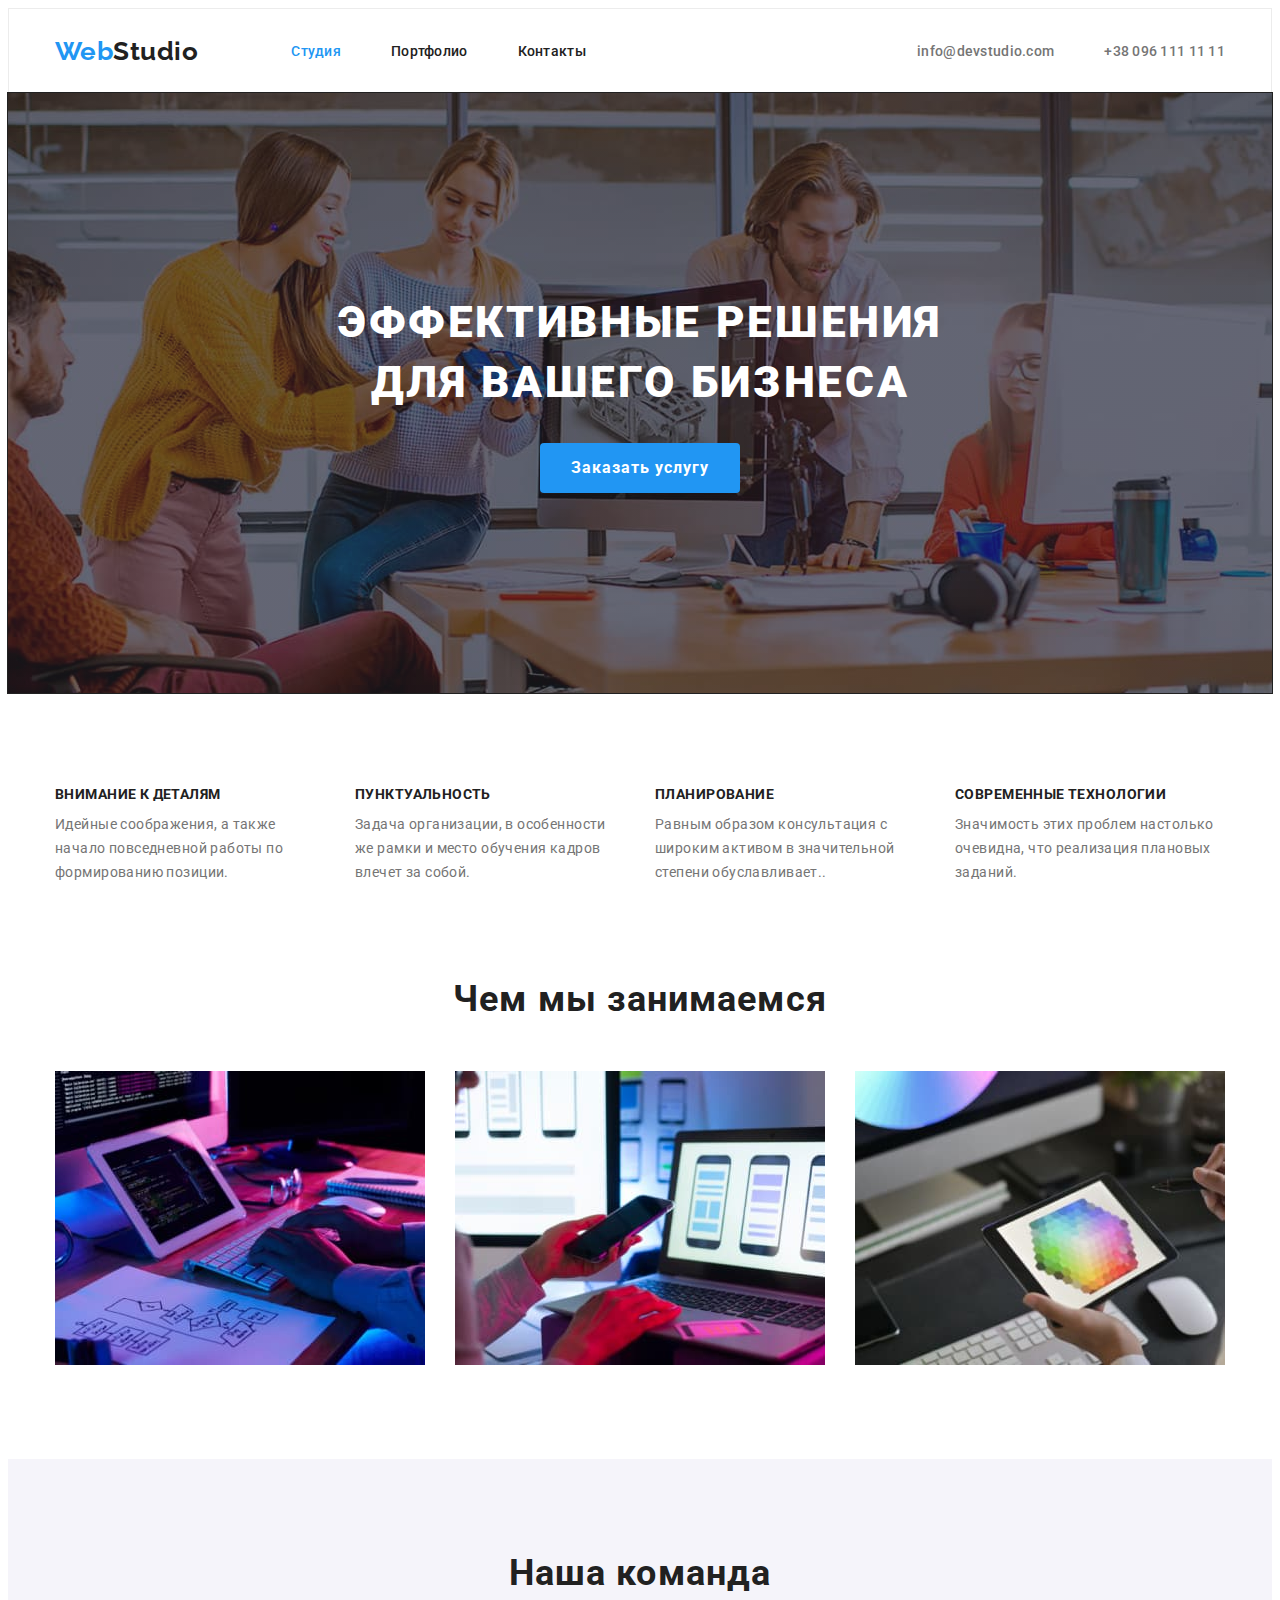
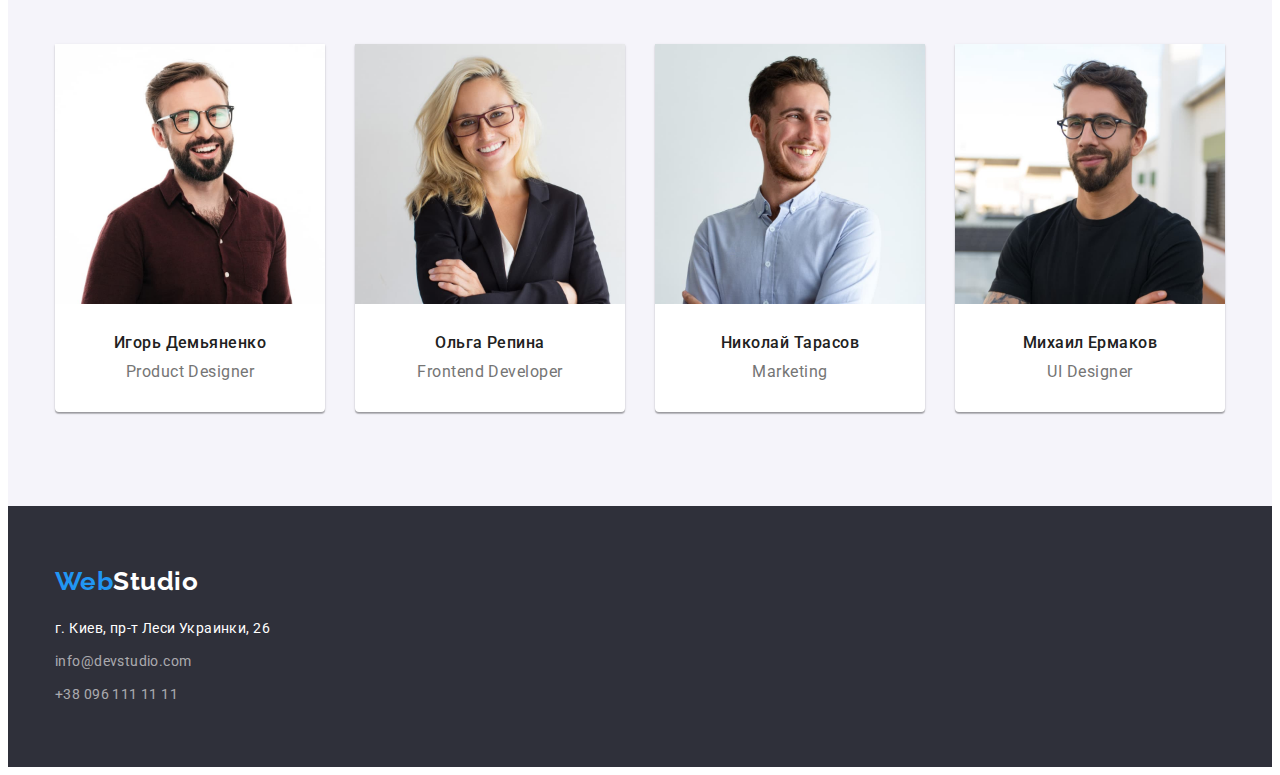
<file: index.html>
<!DOCTYPE html>
<html lang="ru">
  <head>
    <meta charset="UTF-8" />
    <meta http-equiv="X-UA-Compatible" content="IE=edge" />
    <meta name="viewport" content="width=device-width, initial-scale=1.0" />
    <title>Document</title>
    <link
      rel="stylesheet"
      href="https://cdnjs.cloudflare.com/ajax/libs/modern-normalize/1.1.0/modern-normalize.min.css"
      integrity="sha512-wpPYUAdjBVSE4KJnH1VR1HeZfpl1ub8YT/NKx4PuQ5NmX2tKuGu6U/JRp5y+Y8XG2tV+wKQpNHVUX03MfMFn9Q=="
      crossorigin="anonymous"
      referrerpolicy="no-referrer"
    />
    <link rel="preconnect" href="https://fonts.googleapis.com" />
    <link rel="preconnect" href="https://fonts.gstatic.com" crossorigin />
    <link
      href="https://fonts.googleapis.com/css2?family=Raleway:wght@700&family=Roboto:wght@400;500;700;900&display=swap"
      rel="stylesheet"
    />

    <link rel="stylesheet" href="./css/styles.css" />
  </head>
  <body>
    <!--Шапка-->
    <header class="header-box">
      <div class="container header-container">
        <nav class="nav-list">
          <a href="" class="logo-header link"> Web<span class="logo-accent">Studio</span></a>

          <ul class="text list">
            <li class="header-list">
              <a href="./index.html" class="link text-nav-one current">Cтудия</a>
            </li>
            <li class="header-list">
              <a href="./portfolio.html" class="link text-nav-one">Портфолио</a>
            </li>
            <li class="header-list">
              <a href="" class="link text-nav-one">Контакты</a>
            </li>
          </ul>
        </nav>

        <div class="contact-text">
          <ul class="text list">
            <li class="contact-list">
              <a href="mailto:info@devstudio.com" class="link text-mail">info@devstudio.com</a>
            </li>
            <li class="contact-list">
              <a href="tel:+380961111111" class="link text-tel">+38 096 111 11 11</a>
            </li>
          </ul>
        </div>
      </div>
    </header>

    <!--Основной заголовок-->
    <main>
      <section class="hero hero-img">
        <div class="container hero-container">
          <h1 class="hero-title">ЭФФЕКТИВНЫЕ PЕШЕНИЯ <br />ДЛЯ ВАШЕГО БИЗНЕСА</h1>
          <button type="submit" class="hero-btn">Заказать услугу</button>
        </div>
      </section>

      <!--Преимущества-->

      <section class="section-info">
        <div class="container container-info">
          <h2 class="visually-hidden">Future</h2>
          <ul class="list-info list">
            <li class="item">
              <h3 class="item-text">ВНИМАНИЕ К ДЕТАЛЯМ</h3>
              <p class="item-info">Идейные соображения, а также начало повседневной работы по формированию позиции.</p>
            </li>
            <li class="item">
              <h3 class="item-text">ПУНКТУАЛЬНОСТЬ</h3>
              <p class="item-info">
                Задача организации, в особенности же рамки и место обучения кадров влечет за собой.
              </p>
            </li>
            <li class="item">
              <h3 class="item-text">ПЛАНИРОВАНИЕ</h3>
              <p class="item-info">
                Равным образом консультация с широким активом в значительной степени обуславливает..
              </p>
            </li>
            <li class="item">
              <h3 class="item-text">СОВРЕМЕННЫЕ ТЕХНОЛОГИИ</h3>
              <p class="item-info">Значимость этих проблем настолько очевидна, что реализация плановых заданий.</p>
            </li>
          </ul>
        </div>
      </section>

      <!--Виды услуг-->

      <section class="section-heading">
        <div class="container">
          <h2 class="title-hedding">Чем мы занимаемся</h2>
          <ul class="list section-list">
            <li class="img-list">
              <img class="img-item" src="./images/img1.jpg" alt="планшет с программой и клавиатура" width="370" />
            </li>
            <li class="img-list">
              <img class="img-item" src="./images/img2.jpg" alt="Ноутбук  и телефон в руке" width="370" />
            </li>
            <li class="img-list">
              <img class="img-item" src="./images/img3.jpg" alt="планшет в руке с написанной программой" width="370" />
            </li>
          </ul>
        </div>
      </section>

      <!--Наша команда-->
      <section class="section-team">
        <div class="container">
          <h2 class="title-team">Наша команда</h2>

          <ul class="team-item list">
            <li class="team-img">
              <img src="./images/img4.jpg" alt="Игорь Демьяненко" width="270" />
              <div class="item-text-box">
                <h3 class="team-caption">Игорь Демьяненко</h3>
                <p class="info-team" lang="en">Product Designer</p>
              </div>
            </li>

            <li class="team-img">
              <img src="./images/img5.jpg" alt="Ольга Репина" width="270" />
              <div class="item-text-box">
                <h3 class="team-caption">Ольга Репина</h3>
                <p class="info-team" lang="en">Frontend Developer</p>
              </div>
            </li>

            <li class="team-img">
              <img src="./images/img6.jpg" alt="Николай Тарасов" width="270" />
              <div class="item-text-box">
                <h3 class="team-caption">Николай Тарасов</h3>
                <p class="info-team" lang="en">Marketing</p>
              </div>
            </li>

            <li class="team-img">
              <img src="./images/img7.jpg" alt="Михаил Ермаков" width="270" />
              <div class="item-text-box">
                <h3 class="team-caption">Михаил Ермаков</h3>
                <p class="info-team" lang="en">UI Designer</p>
              </div>
            </li>
          </ul>
        </div>
      </section>
    </main>

    <!--Футер-->

    <footer class="footer-list">
      <div class="container footer-container">
        <a href="" class="logo-footer link"> Web<span class="logo-back">Studio</span></a>
        <address class="footer-info-item">
          <ul class="footer-info list">
            <li class="list-address"><a href="" class="address-footer link">г. Киев, пр-т Леси Украинки, 26</a></li>
            <li class="list-mail"><a href="" class="mail-footer link">info@devstudio.com</a></li>
            <li class="list-tel"><a href="tel:+380961111111" class="tel-footer link">+38 096 111 11 11</a></li>
          </ul>
        </address>
      </div>
    </footer>
  </body>
</html>
</file>
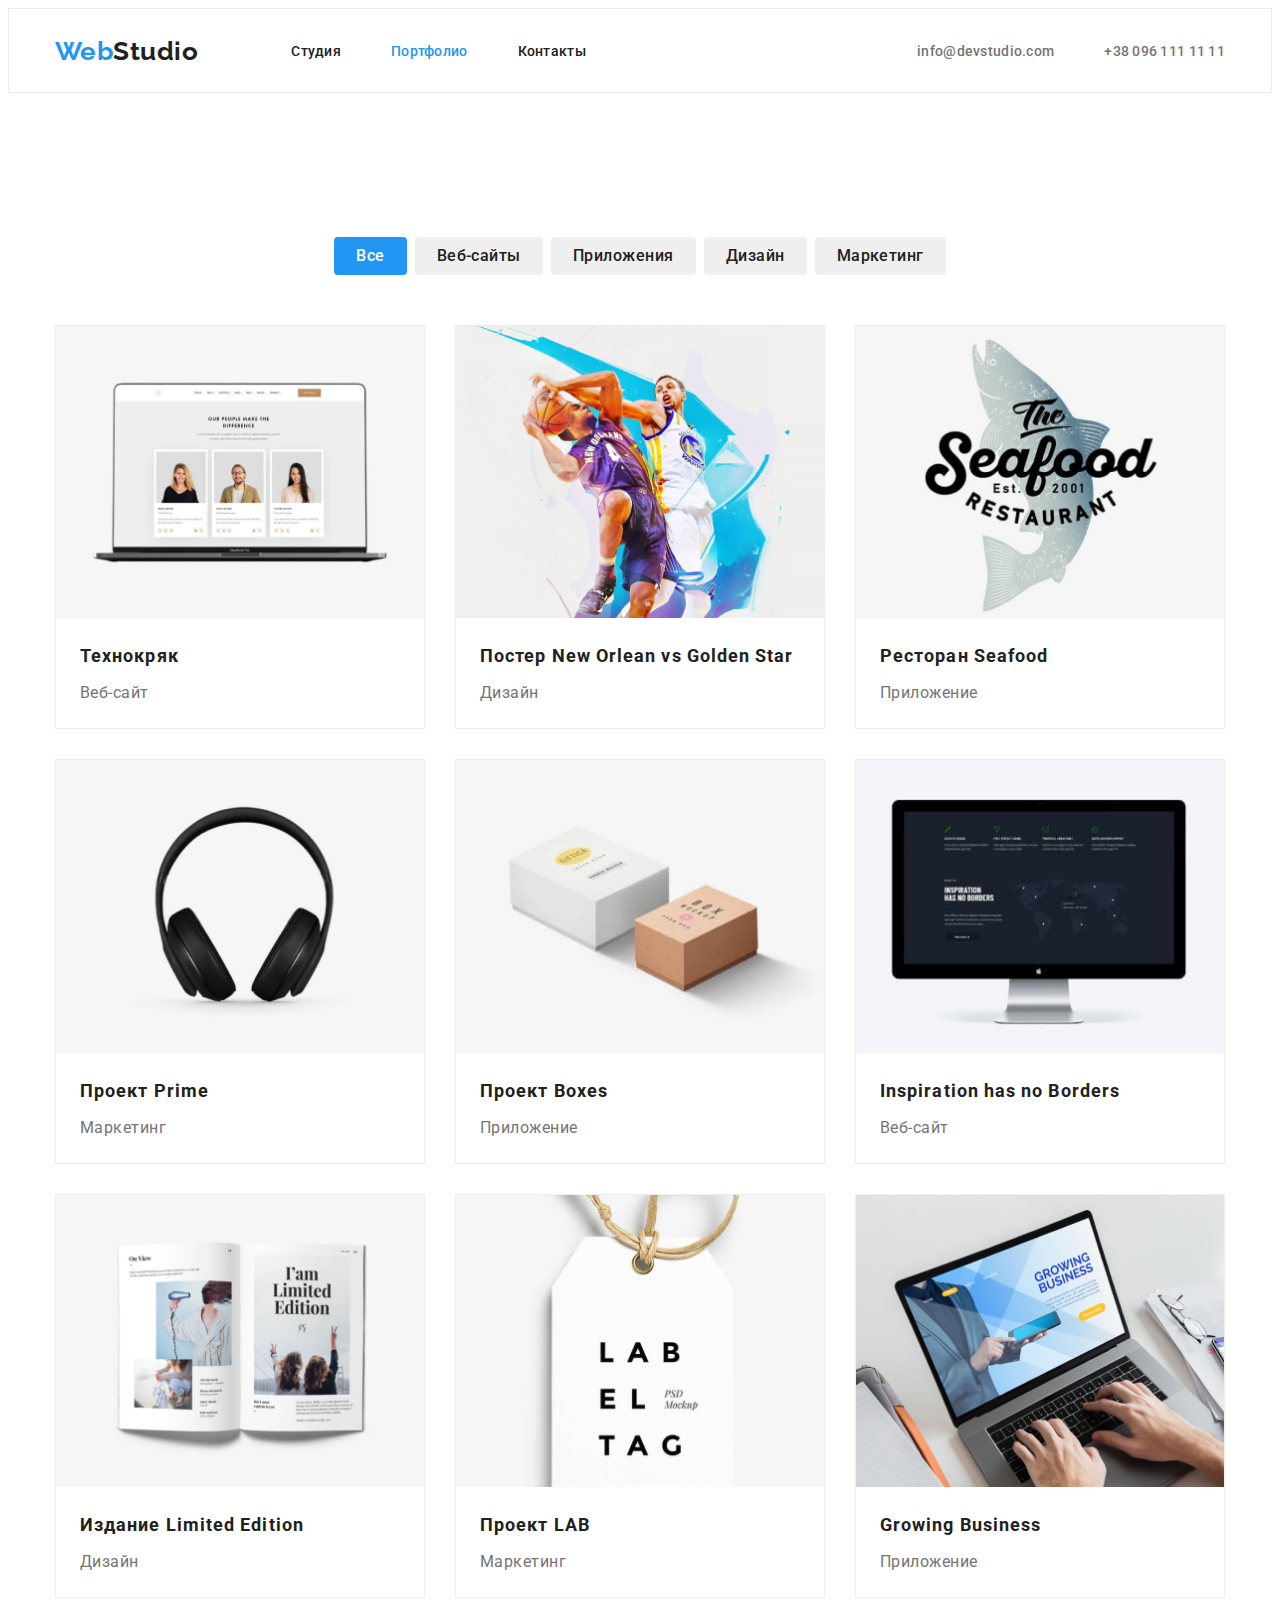
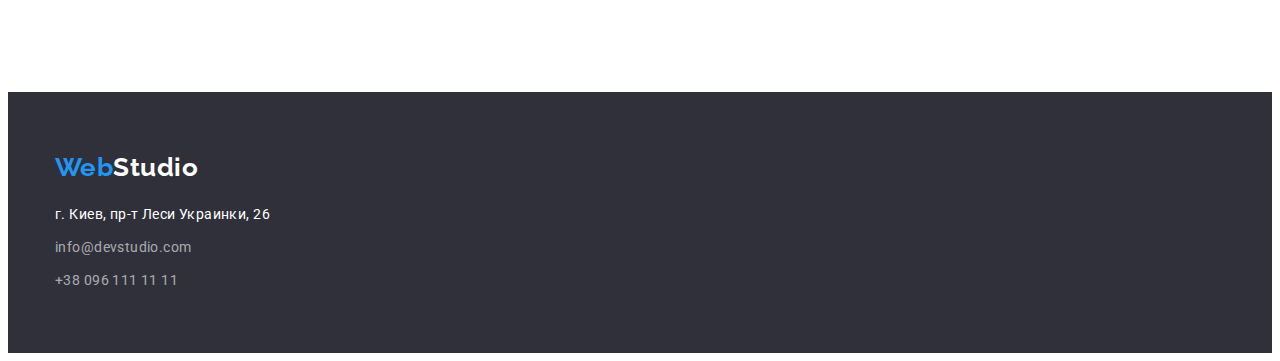
<file: portfolio.html>
<!DOCTYPE html>
<html lang="ru">
  <head>
    <meta charset="UTF-8" />
    <meta http-equiv="X-UA-Compatible" content="IE=edge" />
    <meta name="viewport" content="width=device-width, initial-scale=1.0" />
    <title>Document</title>
    <link
      rel="stylesheet"
      href="https://cdnjs.cloudflare.com/ajax/libs/modern-normalize/1.1.0/modern-normalize.min.css"
      integrity="sha512-wpPYUAdjBVSE4KJnH1VR1HeZfpl1ub8YT/NKx4PuQ5NmX2tKuGu6U/JRp5y+Y8XG2tV+wKQpNHVUX03MfMFn9Q=="
      crossorigin="anonymous"
      referrerpolicy="no-referrer"
    />
    <link rel="preconnect" href="https://fonts.googleapis.com" />
    <link rel="preconnect" href="https://fonts.gstatic.com" crossorigin />
    <link
      href="https://fonts.googleapis.com/css2?family=Raleway:wght@700&family=Roboto:wght@400;500;700;900&display=swap"
      rel="stylesheet"
    />
    <link rel="stylesheet" href="./css/styles.css" />
  </head>
  <!--Шапка-->
  <body>
    <header class="header-box">
      <div class="container header-container">
        <nav class="nav-list">
          <a href="" class="logo-header link"> Web<span class="logo-accent">Studio</span></a>

          <ul class="text list">
            <li class="header-list">
              <a href="./index.html" class="link text-nav-one">Cтудия</a>
            </li>
            <li class="header-list">
              <a href="./portfolio.html" class="link text-nav-one current">Портфолио</a>
            </li>
            <li class="header-list">
              <a href="" class="link text-nav-one">Контакты</a>
            </li>
          </ul>
        </nav>
        <div class="contact-text">
          <ul class="text list">
            <li class="contact-list">
              <a href="mailto:info@devstudio.com" class="link contact-text-list">info@devstudio.com</a>
            </li>
            <li class="contact-list">
              <a href="tel:+380961111111" class="link contact-text-list">+38 096 111 11 11</a>
            </li>
          </ul>
        </div>
      </div>
    </header>

    <!--Навигация Порфолио-->
    <main>
      <section class="item-btn">
        <div class="container container-item-title">
          <h1 class="visually-hidden">Виды работ</h1>
          <ul class="btn-all list">
            <li class="portfolio-btn"><button type="submit" class="list-button list-button-current">Все</button></li>
            <li class="portfolio-btn"><button type="submit" class="list-button">Веб-сайты</button></li>
            <li class="portfolio-btn"><button type="submit" class="list-button">Приложения</button></li>
            <li class="portfolio-btn"><button type="submit" class="list-button">Дизайн</button></li>
            <li class="portfolio-btn"><button type="submit" class="list-button">Маркетинг</button></li>
          </ul>

          <!--Работы-->

          <ul class="list portfolio-img">
            <li class="portfolio-list">
              <a href=""><img src="./images/imgtechnocryk.jpg" alt="ноутбук и в нем открыто фото" width="370" /></a>
              <div class="portfolio-text-box">
                <h2 class="portfolio-title">Технокряк</h2>
                <p class="portfolio-item">Веб-сайт</p>
              </div>
            </li>

            <li class="portfolio-list">
              <a href=""> <img src="./images/imgposters.jpg" alt="Два баскетболиста с мячом" width="370" /></a>
              <div class="portfolio-text-box">
                <h2 class="portfolio-title">Постер <span lang="en">New Orlean vs Golden Star</span></h2>
                <p class="portfolio-item">Дизайн</p>
              </div>
            </li>

            <li class="portfolio-list">
              <a href=""><img src="./images/imgrestaurants.jpg" alt="Название и фото рыбы" width="370" /></a>
              <div class="portfolio-text-box">
                <h2 class="portfolio-title">Ресторан <span lang="en">Seafood</span></h2>
                <p class="portfolio-item">Приложение</p>
              </div>
            </li>

            <li class="portfolio-list">
              <a href=""><img src="./images/img44.jpg" alt="Наушники" width="370" /></a>
              <div class="portfolio-text-box">
                <h2 class="portfolio-title">Проект <span lang="en">Prime</span></h2>
                <p class="portfolio-item">Маркетинг</p>
              </div>
            </li>

            <li class="portfolio-list">
              <a href=""><img src="./images/imgoboxes.jpg" alt="Две коробки" width="370" /></a>
              <div class="portfolio-text-box">
                <h2 class="portfolio-title">Проект <span lang="en">Boxes</span></h2>
                <p class="portfolio-item">Приложение</p>
              </div>
            </li>

            <li class="portfolio-list">
              <a href="">
                <img src="./images/imgInspiration.jpg" alt="Компьютер и в нем открыта программа" width="370"
              /></a>
              <div class="portfolio-text-box">
                <h2 class="portfolio-title" lang="en">Inspiration has no Borders</h2>
                <p class="portfolio-item">Веб-сайт</p>
              </div>
            </li>

            <li class="portfolio-list">
              <a href=""><img src="./images/imgedition.jpg" alt="Развернутый журнал" width="370" /></a>
              <div class="portfolio-text-box">
                <h2 class="portfolio-title">Издание <span lang="en">Limited Edition</span></h2>
                <p class="portfolio-item">Дизайн</p>
              </div>
            </li>

            <li class="portfolio-list">
              <a href=""><img src="./images/imglab.jpg" alt="Бирка с надписью>" width="370" /></a>
              <div class="portfolio-text-box">
                <h2 class="portfolio-title">Проект <span lang="en">LAB</span></h2>
                <p class="portfolio-item">Маркетинг</p>
              </div>
            </li>
            <li class="portfolio-list">
              <a href=""><img src="./images/imggroving.jpg" alt="Коммпьютер с отрытым приложением>" width="370" /></a>
              <div class="portfolio-text-box">
                <h2 class="portfolio-title" lang="en">Growing Business</h2>
                <p class="portfolio-item">Приложение</p>
              </div>
            </li>
          </ul>
        </div>
      </section>
    </main>

    <!--Футер-->

    <footer class="footer-list">
      <div class="container footer-container">
        <a href="" class="logo-footer link"> Web<span class="logo-back">Studio</span></a>
        <address class="footer-info-item">
          <ul class="footer-info list">
            <li class="list-address"><a href="" class="address-footer link">г. Киев, пр-т Леси Украинки, 26</a></li>
            <li class="list-mail"><a href="" class="mail-footer link">info@devstudio.com</a></li>
            <li class="list-tel"><a href="tel:+380961111111" class="tel-footer link">+38 096 111 11 11</a></li>
          </ul>
        </address>
      </div>
    </footer>
  </body>
</html>
</file>
<file: css/styles.css>
:root {
  --accent-color: #2196f3;
  --accent-btn-color: #188ce8;
  --background-color: #ffffff;
  --text-color-main: #212121;
  --text-color-secondary: #757575;
  --footer-text-color: #2f303a;
}

*,
::after,
::before {
  box-sizing: border-box;
}

p,
h1,
h2,
h3,
h4,
h5,
h6 {
  margin: 0;
}

ul {
  margin: 0;
  padding: 0;
}

img {
  display: block;
  max-width: 100%;
  height: auto;
}

.container {
  width: 1200px;
  padding-left: 15px;
  padding-right: 15px;
  margin: 0 auto;
}

body {
  font-family: Roboto, sans-serif;
  letter-spacing: 0.03em;
  color: var(--text-color-main);
  background-color: var(--background-color);
}

/* All site */

.link {
  text-decoration: none;
}

.list {
  list-style: none;
}

/* Site nav */

.text {
  display: flex;
  align-items: center;
}
.header-list {
  margin-right: 50px;
}
.header-list :last-child {
  margin-right: 0;
}

.nav-list {
  display: flex;
  align-items: center;
}

.header-container {
  display: flex;
  align-items: center;
  justify-content: space-between;
}

.header-box {
  border: 1px solid #ececec;
}

.logo-header {
  font-family: Raleway;
  font-weight: 700;
  font-size: 26px;
  line-height: 1.19;
  color: var(--accent-color);

  margin-right: 93px;
  padding-top: 24px;
  padding-bottom: 23px;
}

.logo-accent {
  color: var(--text-color-main);
  padding: 24px 0;
}

.logo-accent:hover,
.logo-accent:focus {
  color: var(--accent-color);
}

.text-nav-one {
  font-size: 14px;
  font-weight: 500;
  line-height: 1.14;
  letter-spacing: 0.02em;
  color: var(--text-color-main);

  padding: 32px 0;
}

.text-nav-one:hover,
.text-nav-one:focus {
  color: var(--accent-color);
}

.text-nav-one.current {
  color: var(--accent-color);
}
.contact-list {
  margin-right: 50px;
  padding: 32px 0;
}
.text :last-child {
  margin-right: 0;
}
.contact-text-list {
  font-size: 14px;
  font-weight: 500;
  line-height: 1.14;
  letter-spacing: 0.02em;
  color: var(--text-color-secondary);
}

.contact-text-list:hover,
.contact-text-list:focus {
  color: var(--accent-color);
}

/* main hero */
.hero-img {
  max-width: 1600px;
  height: 600px;
  margin-left: 0;
  margin-right: 0;
  background-image: linear-gradient(rgba(47, 48, 58, 0.4), rgba(47, 48, 58, 0.4)), url(../images/imghero.jpg);

  background-repeat: no-repeat;
  background-position: center;
  background-size: cover;
  outline: 1px solid var(--text-color-main);
}

.hero-btn {
  cursor: pointer;
}

.hero {
  padding-top: 200px;
  padding-bottom: 200px;
}

.hero {
  background-color: #2f303a;
}

.hero-title {
  font-weight: 900;
  font-size: 44px;
  line-height: 1.36;
  letter-spacing: 0.06em;
  text-transform: uppercase;
  color: var(--background-color);

  text-align: center;
}

.hero-btn {
  font-family: Roboto, sans-serif;
  font-weight: 700;
  font-size: 16px;
  line-height: 1.87;
  letter-spacing: 0.06em;
  color: var(--background-color);
  background-color: var(--accent-color);

  border: none;
  border-radius: 4px;

  margin-top: 30px;
  width: 200px;
  height: 50px;
  display: block;
  margin-right: auto;
  margin-left: auto;
}

.hero-btn:hover,
.hero-btn:focus {
  background-color: var(--accent-btn-color);
}

/* Преимущества */

.visually-hidden {
  display: none;
}
.section-info {
  padding-top: 94px;
  padding-bottom: 94px;
}

.item-info {
  width: 270px;
}
.list-info {
  display: flex;
}
.title-hedding {
  text-align: center;
}

.item:not(:last-child) {
  margin-right: 30px;
}

.item-text {
  margin-bottom: 10px;
}

.item-text {
  font-weight: 700;
  font-size: 14px;
  line-height: 1.14;
  letter-spacing: 0.03em;
  text-transform: uppercase;
  color: var(--text-color-main);
}

.item-info {
  font-size: 14px;
  line-height: 1.71;
  letter-spacing: 0.03em;
  color: var(--text-color-secondary);
}

/* Виды услуг */

.section-heading {
  padding-bottom: 94px;
}
.section-list :not(:last-child) {
  margin-right: 30px;
}

.section-list {
  display: flex;
}
.title-hedding {
  margin-bottom: 50px;
}

.title-hedding {
  font-weight: 700;
  font-size: 36px;
  line-height: 1.16;
  letter-spacing: 0.03em;
  color: var(--text-color-main);
}

/* Team */
.section-team {
  padding-top: 94px;
  padding-bottom: 94px;
}

.team-item:not(:last-child) {
  margin-right: 30px;
}
.team-item {
  display: flex;
}

.title-team {
  text-align: center;
  margin-bottom: 50px;
}

.team-img:not(:last-child) {
  margin-right: 30px;
}
.team-img {
  width: 270px;

  background: #ffffff;
  box-shadow: 0px 1px 3px rgba(0, 0, 0, 0.12), 0px 1px 1px rgba(0, 0, 0, 0.14), 0px 2px 1px rgba(0, 0, 0, 0.2);
  border-radius: 0px 0px 4px 4px;
}

.section-team {
  background-color: #f5f4fa;
}

.item-text-box {
  padding: 30px 32px;
}

.title-team {
  font-weight: 700;
  font-size: 36px;
  line-height: 1.16;
  letter-spacing: 0.03em;
  color: var(--text-color-main);
}

.team-caption {
  font-weight: 500;
  font-size: 16px;
  line-height: 1.18;
  letter-spacing: 0.03em;
  color: var(--text-color-main);
  margin-bottom: 10px;
  text-align: center;
}

.info-team {
  font-size: 16px;
  line-height: 1.18;
  letter-spacing: 0.03em;
  color: var(--text-color-secondary);
  text-align: center;
}

/* Футер */
.footer-list {
  padding-top: 60px;
  padding-bottom: 60px;
}

.footer-list {
  background-color: #2f303a;
}

.logo-footer {
  display: block;
  font-family: Raleway;
  font-weight: 700;
  font-size: 26px;
  line-height: 1.19;
  color: var(--accent-color);

  margin-bottom: 20px;
}

.logo-accent {
  color: var(--text-color-main);
}

.footer-info {
  font-style: normal;
}

.logo-accent:hover,
.logo-accent:focus {
  color: var(--accent-color);
}

.list-address {
  display: block;
  margin-bottom: 9px;
}

.list-mail {
  display: block;
  margin-bottom: 9px;
}

.address-footer {
  font-size: 14px;
  line-height: 1.71;
  letter-spacing: 0.03em;
  color: var(--background-color);
}

.address-footer {
  color: var(--background-color);
}

.address-footer:hover,
.address-footer:focus {
  color: var(--accent-color);
}

.mail-footer {
  font-size: 14px;
  line-height: 1.71;
  letter-spacing: 0.03em;
  color: rgba(255, 255, 255, 0.6);
}

.mail-footer:hover,
.mail-footer:focus {
  color: var(--accent-color);
}

.tel-footer {
  font-size: 14px;
  line-height: 1.71;
  letter-spacing: 0.03em;
  color: rgba(255, 255, 255, 0.6);
}

.tel-footer {
  color: rgba(255, 255, 255, 0.6);
}

.tel-footer:hover,
.tel-footer:focus {
  color: var(--accent-color);
}

/* Страница 2 */

.logo-accent {
  color: var(--text-color-main);
}

.logo-accent:hover,
.logo-accent:focus {
  color: var(--accent-color);
}

.text-nav-tree:hover,
.text-nav-tree:focus {
  color: var(--accent-color);
}

.text-mail {
  font-size: 14px;
  font-weight: 500;
  line-height: 1.14;
  letter-spacing: 0.02em;
  color: var(--text-color-secondary);
}

.text-mail:hover,
.text-mail:focus {
  color: var(--accent-color);
}

.text-tel {
  font-size: 14px;
  font-weight: 500;
  line-height: 1.14;
  letter-spacing: 0.02em;
  color: var(--text-color-secondary);
}

.text-tel:hover,
.text-tel:focus {
  color: var(--accent-color);
}

/* Кнопки */

.list-button {
  cursor: pointer;
  padding: 6px 22px;
}
.item-btn {
  padding-top: 94px;
  padding-bottom: 94px;
}

.btn-all {
  margin-bottom: 50px;
  display: flex;
  align-items: center;
  justify-content: center;
}
.portfolio-btn {
  margin-right: 8px;
}
.portfolio-btn:last-child {
  margin-right: 0;
}

.list-button {
  font-family: Roboto, sans-serif;
  font-weight: 500;
  font-size: 16px;
  line-height: 1.63;
  letter-spacing: 0.03em;
  color: var(--text-color-main);

  border: none;
  border-radius: 4px;
}

.list-button-current {
  color: var(--background-color);
  background-color: var(--accent-color);
}

.item-btn .list-button:hover,
.list-button:focus {
  color: var(--background-color);
  background-color: var(--accent-color);
}

/* Работы */

.container-item-title {
  margin-top: 50px;
  margin-left: 0;
  margin-right: 0;

  width: 1200px;
  padding-left: 15px;
  padding-right: 15px;
  margin-left: auto;
  margin-right: auto;
}

.portfolio-text-box {
  padding: 20px 24px;
}

.portfolio-img {
  display: flex;
  flex-wrap: wrap;
  margin: -15px;
}
.portfolio-list {
  margin: 15px;
  width: calc(100% / 3 - 30px);
  background: #ffffff;
  border: 1px solid #eeeeee;
  box-sizing: border-box;
}
.portfolio-title {
  font-weight: 700;
  font-size: 18px;
  line-height: 2;
  letter-spacing: 0.06em;
  color: var(--text-color-main);
}

.portfolio-item {
  font-size: 16px;
  line-height: 1.87;
  letter-spacing: 0.03em;
  color: var(--text-color-secondary);
}
.portfolio-item {
  margin-top: 4px;
}
.logo {
  font-family: Raleway;
  font-weight: 700;
  font-size: 26px;
  line-height: 1.19;
  color: var(--accent-color);
}

.logo-back {
  color: var(--background-color);
}

.logo-accent:hover,
.logo-accent:focus {
  color: var(--accent-color);
}

.address-footer {
  font-size: 14px;
  line-height: 1.71;
  letter-spacing: 0.03em;
  color: var(--background-color);
}

.address-footer:hover,
.address-footer:focus {
  color: var(--accent-color);
}

.mail-footer {
  font-size: 14px;
  line-height: 1.71;
  letter-spacing: 0.03em;
  color: rgba(255, 255, 255, 0.6);
}

.mail-footer:hover,
.mail-footer:focus {
  color: var(--accent-color);
}

.tel-footer {
  font-size: 14px;
  line-height: 1.71;
  letter-spacing: 0.03em;
  color: rgba(255, 255, 255, 0.6);
}

.tel-footer:hover,
.tel-footer:focus {
  color: var(--accent-color);
}
</file>
